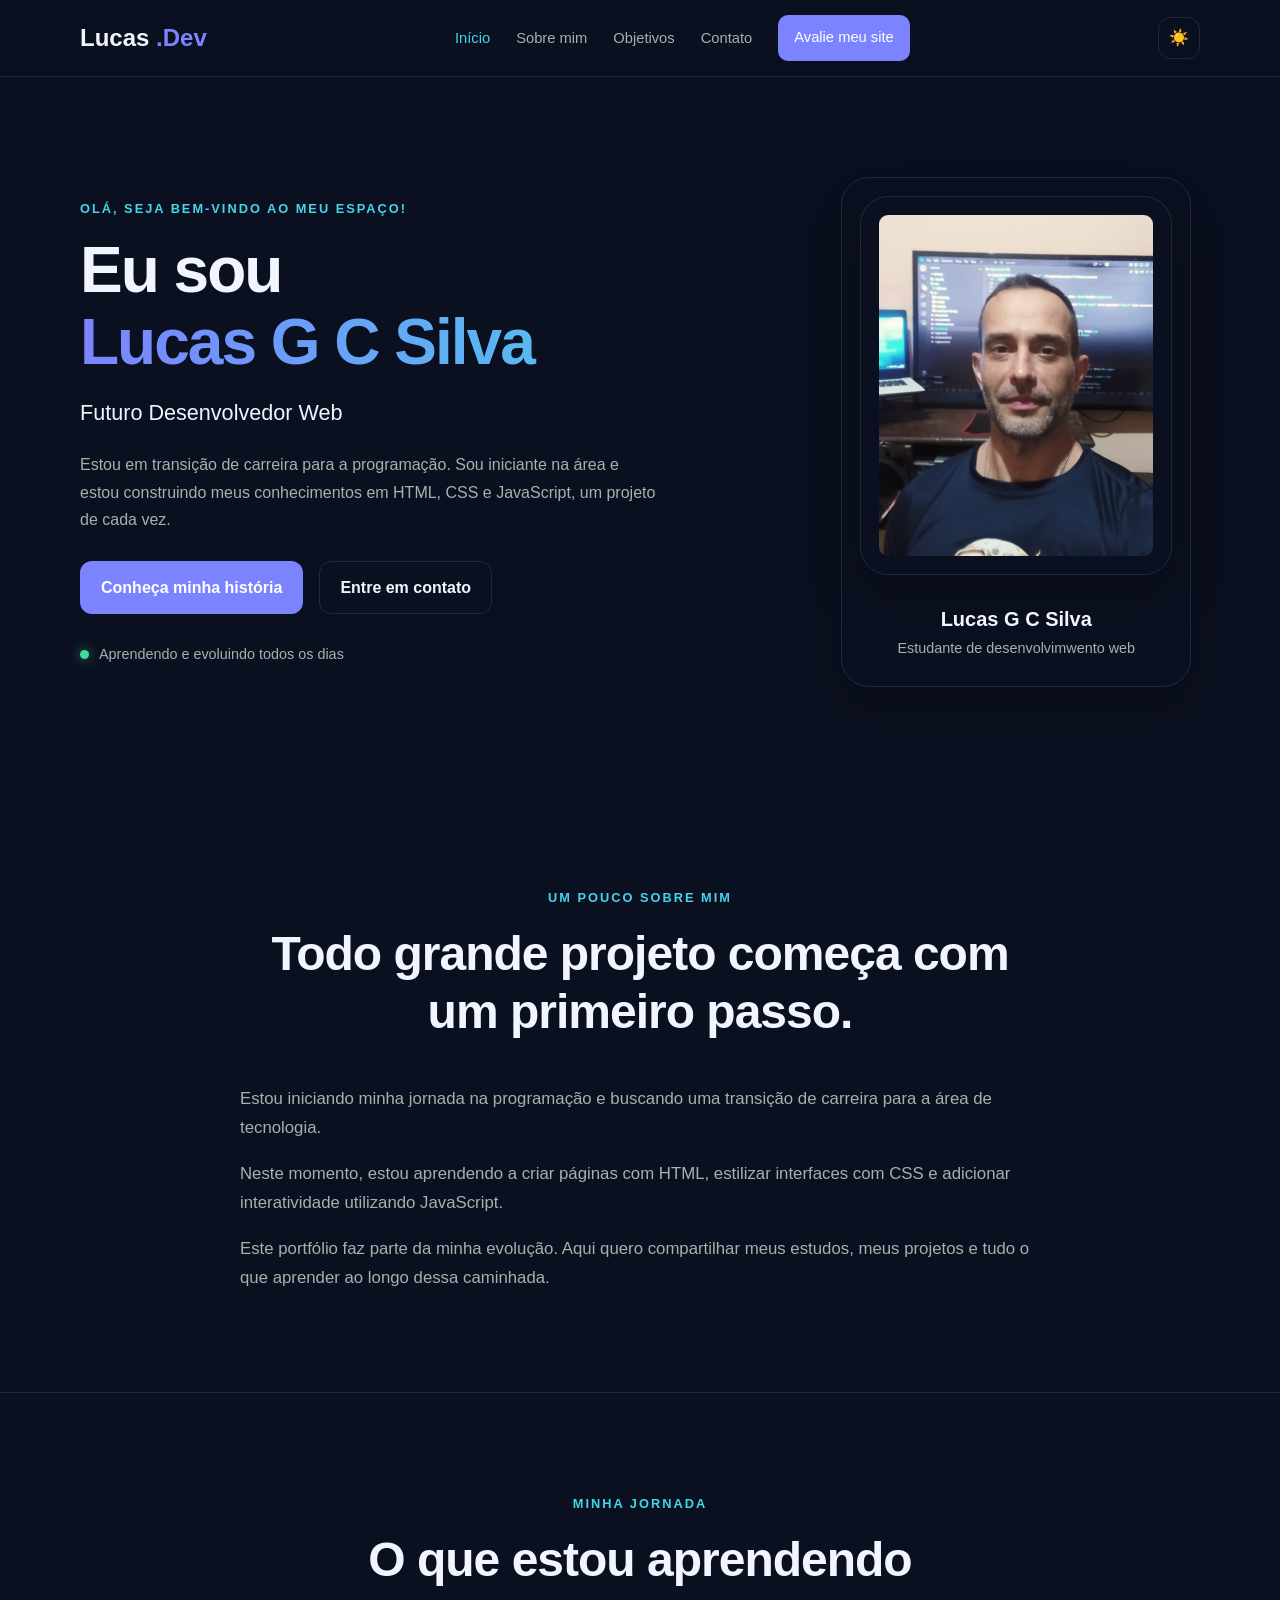
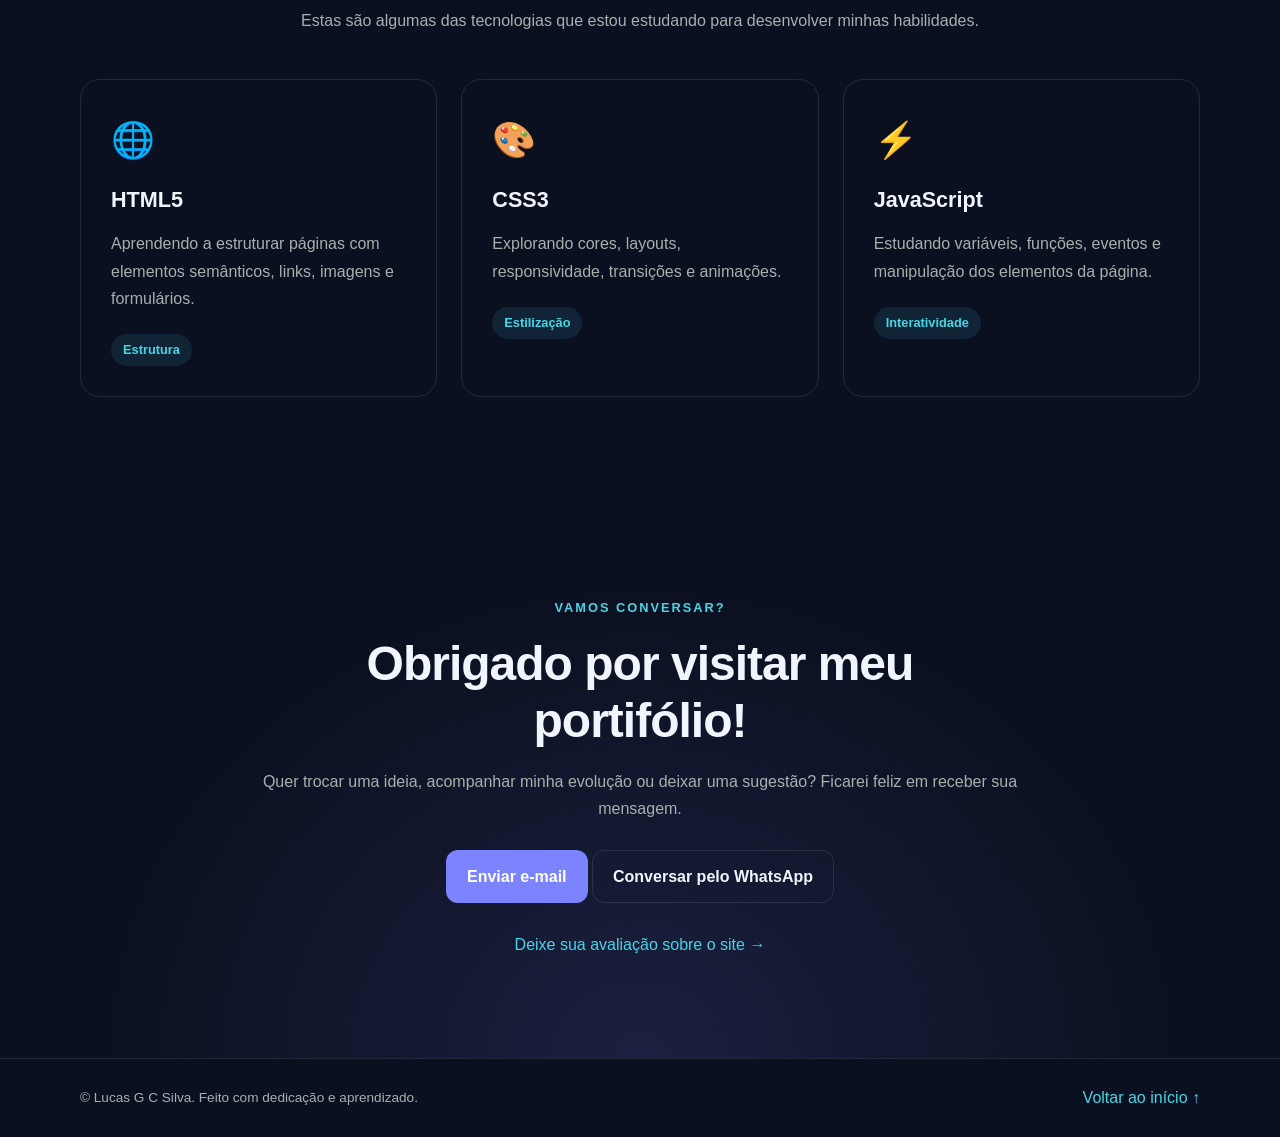
<file: index.html>
<!DOCTYPE html>
<html lang="en">

<head>
    <meta charset="UTF-8">
    <meta name="viewport" content="width=device-width, initial-scale=1.0">
    <meta name="description"
        content="Conheça Lucas G C Silva, iniciante em programação e em transição de carreira para a tecnologia."">
    <title>Lucas g C Silva | Meu Portifólio</title>
    <link rel=" stylesheet" href="./CSS/style.css">
</head>

<body>

    <header class="header">

        <nav class="barr-nav container" aria-label="Menu principal">

            <a href="#inicio" class="logo">Lucas <Span>.Dev</Span></a>

            <button class="botao-nav" aria-label="Abrir menu" aria-expanded="false" aria-controls="nav-links">☰</button>

            <ul class="nav-links" id="nav-links">

                <li><a href="#inicio">Início</a></li>
                <li><a href="#sobre">Sobre mim</a></li>
                <li><a href="#objetivos">Objetivos</a></li>
                <li><a href="#contato">Contato</a></li>
                <li><a href="./pesquisa.html" class="nav-pesquisa">Avalie meu site</a></li>

            </ul>

            <button class="alt-tema" type="button" aria-label="Ativar tema claro" title="Alternar tema">
                ☀️
            </button>

        </nav>
    </header>

    <main>

        <section class="section-um section" id="inicio">

            <div class="container div-conteudo">

                <div class="div-um classedivs">

                    <p class="sobre-mim"> OLÁ, SEJA BEM-VINDO AO MEU ESPAÇO!</p>

                    <h1>Eu sou <span>Lucas G C Silva</span></h1>

                    <h2>Futuro Desenvolvedor Web</h2>

                    <p class="p-descricao">Estou em transição de carreira para a programação.
                        Sou iniciante na área e estou construindo meus
                        conhecimentos em HTML, CSS e JavaScript,
                        um projeto de cada vez.</p>

                    <div class="div-botoes">
                        <a href="#sobre" class="botao botao-um">Conheça minha história</a>
                        <a href="#contato" class="botao botao-dois">Entre em contato</a>
                    </div>

                    <p class="status">
                        <span class="span-status"></span>
                        Aprendendo e evoluindo todos os dias
                    </p>
                </div>

                <figure class="foto-perfil classedivs">

                    <div class=imagem-perfil">
                        <img src="./assets/profile-.jpeg" alt="Foto de Lucas G C Silva" class="foto-perfil">
                    </div>

                    <figcaption>
                        <h3>Lucas G C Silva</h3>
                        <p>Estudante de desenvolvimwento web</p>
                    </figcaption>
                </figure>
            </div>
        </section>

        <section class="section section-sobre" id="sobre">

            <div class="container">

                <div class="div-sobre classedivs">

                    <p class="sobre-mim">UM POUCO SOBRE MIM</p>

                    <h2>Todo grande projeto começa com um primeiro passo.</h2>
                </div>

                <div class="div-sobre-dois classedivs">

                    <p>Estou iniciando minha jornada na programação
                        e buscando uma transição de carreira para a área
                        de tecnologia.
                    </p>

                    <p>Neste momento, estou aprendendo a criar páginas
                        com HTML, estilizar interfaces com CSS e adicionar
                        interatividade utilizando JavaScript.</p>

                    <p> Este portfólio faz parte da minha evolução.
                        Aqui quero compartilhar meus estudos, meus projetos
                        e tudo o que aprender ao longo dessa caminhada.
                    </p>

                </div>
            </div>
        </section>

        <section class="section habilidade" id="objetivos">
            <div class="container">

                <div class="div-sobre classedivs">
                    <p class="sobre-mim">MINHA JORNADA</p>
                    <h2>O que estou aprendendo</h2>
                    <p>Estas são algumas das tecnologias que estou
                        estudando para desenvolver minhas habilidades.</p>
                </div>

                <div class="grade-habilidade">

                    <article class="habilidade-cartao classedivs">
                        <span class="habilidade-icone" aria-hidden="true">🌐</span>
                        <h3>HTML5</h3>
                        <P>Aprendendo a estruturar páginas com elementos
                            semânticos, links, imagens e formulários.</P>
                        <span class="habilidade-rotulo">Estrutura</span>
                    </article>

                    <article class="habilidade-cartao classedivs">
                        <span class="habilidade-icone" aria-hidden="true">🎨</span>
                        <h3>CSS3</h3>
                        <p>Explorando cores, layouts, responsividade,
                            transições e animações.</p>
                        <span class="habilidade-rotulo">Estilização</span>
                    </article>

                    <article class="habilidade-cartao classedivs">
                        <span class="habilidade-icone" aria-hidden="true">⚡</span>
                        <h3>JavaScript</h3>
                        <p>Estudando variáveis, funções, eventos e
                            manipulação dos elementos da página.</p>
                        <span class="habilidade-rotulo">Interatividade</span>
                    </article>
                </div>
            </div>
        </section>

        <section class="section contatos" id="contato">

            <div class="container contato-conteudo classedivs">

                <p class="sobre-mim">VAMOS CONVERSAR?</p>
                <H2>Obrigado por visitar meu portifólio!</H2>
                <p>Quer trocar uma ideia, acompanhar minha evolução
                    ou deixar uma sugestão? Ficarei feliz em receber
                    sua mensagem.
                </p>

                <div class="botoes-contato">
                    <a href="mailto:lucasgcs@yahoo.com" class="botao botao-um">Enviar e-mail</a>
                    <a href="https://wa.me/5531990886038" class="botao botao-dois" target="_blank"
                        rel="noopener noreferrer">Conversar pelo WhatsApp</a>
                </div>

                <a href="./pesquisa.html" class="feedback-link"> Deixe sua avaliação sobre o site →</a>
            </div>
        </section>
    </main>

    <footer class="footer" id="fim">
        <div class="container conteudo-footer">
            <p>
                &copy; <span id="span-footer"></span>
                Lucas G C Silva. Feito com dedicação e aprendizado.
            </p>
            <a href="#inicio" class="voltar-ao-topo">Voltar ao início ↑</a>
        </div>
    </footer>

    <script src="./JS/script.js"></script>
</body>

</html>
</file>
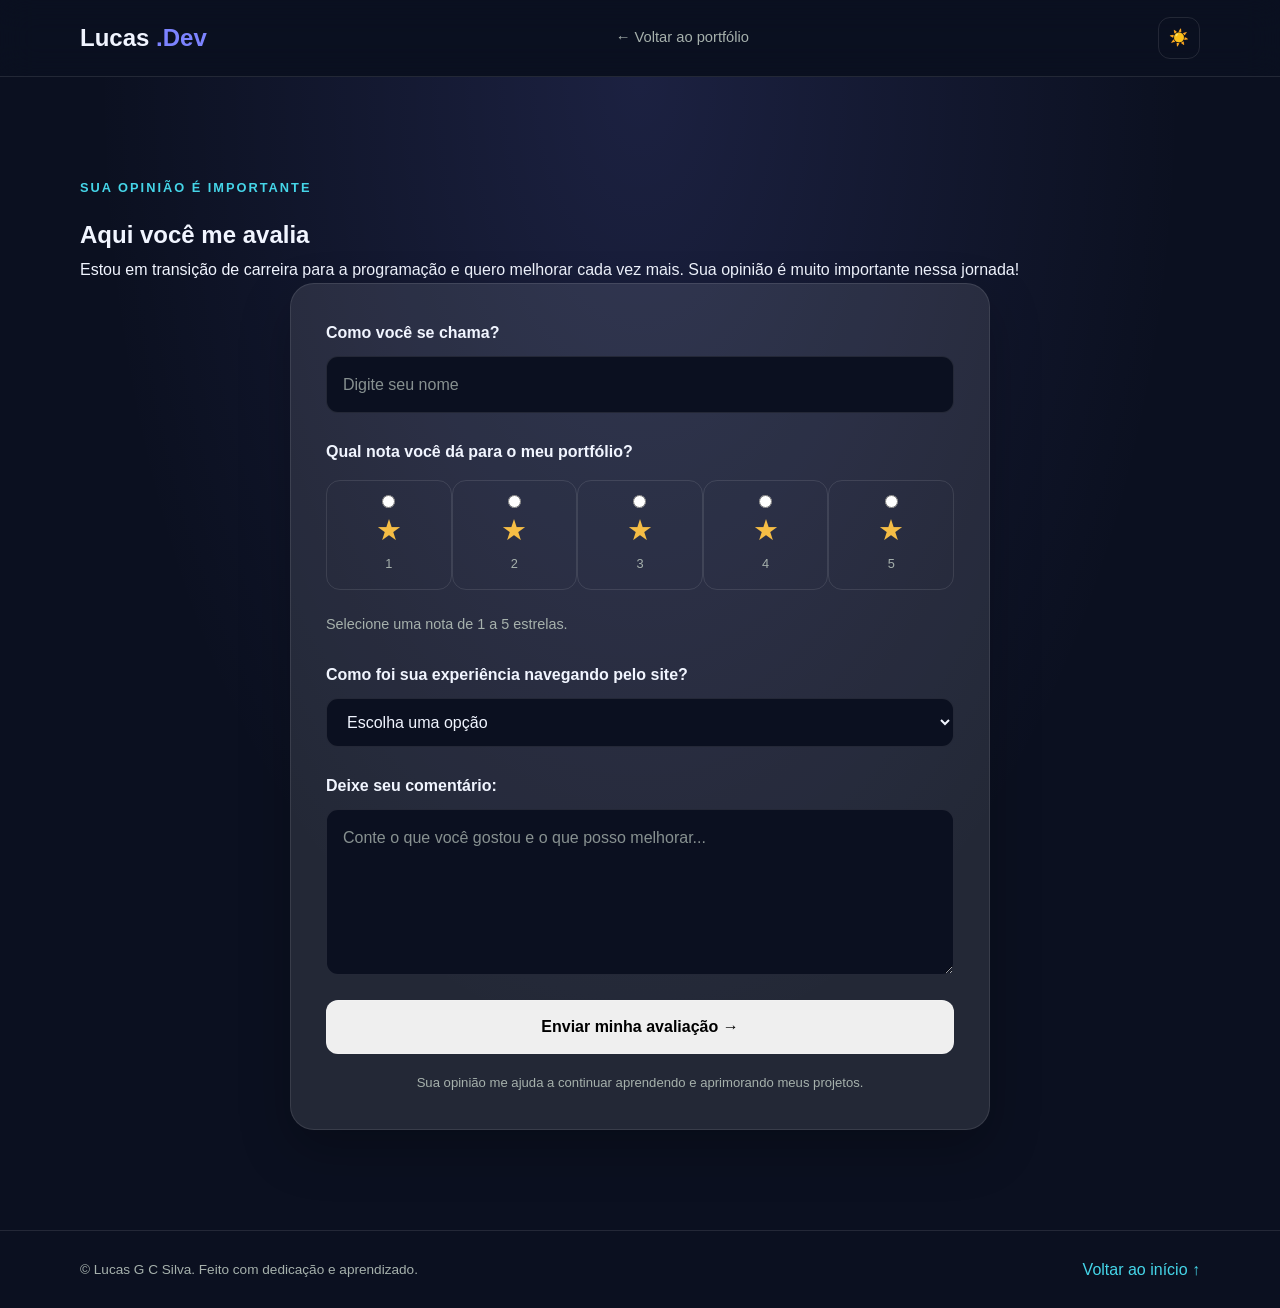
<file: pesquisa.html>
<!DOCTYPE html>
<html lang="pt-BR">

<head>
    <meta charset="UTF-8">
    <meta name="viewport" content="width=device-width, initial-scale=1.0">
    <meta name="description" content="Avalie o portfólio de Lucas G C Silva e compartilhe sua opinião.">
    <link rel="stylesheet" href="./CSS/style.css">
    <title>Avalie meu portfólio | Lucas .dev</title>

<body>

    <header class="header">
        <nav class="barr-nav container" aria-label="Menu principal">
            <a href="./index.html" class="logo">Lucas <span>.Dev</span></a>
            <a href="./index.html" class="voltar-link">← Voltar ao portfólio</a>

            <button class="alt-tema" type="button" aria-label="Ativar tema claro" title="Alternar tema">☀️</button>
        </nav>
    </header>

    <main>
        
        <section class="section enquete-section">

            <div class="container">
                <div class="div-um-pesquisa classedivs">
                    <p class="sobre-mim">SUA OPINIÃO É IMPORTANTE</p>
                    <h1>Aqui você me avalia</h1>
                    <p>Estou em transição de carreira para a programação
                        e quero melhorar cada vez mais.
                        Sua opinião é muito importante nessa jornada!</p>
                </div>


                <form class="form-enquete classedivs">
                    <div class="form-grupo">
                        <label for="nome">Como você se chama?</label>
                        <input type="text" id="nome" name="nome" placeholder="Digite seu nome" maxlength="80"
                            autocomplete="name" required>
                    </div>

                    <fieldset class="form-grupo avaliacao-grupo">
                        <legend>Qual nota você dá para o meu portfólio?</legend>
                        <div class="opcoes-avaliacao">
                            <label>
                                <input type="radio" name="nota" value="1" required>
                                <span>★</span>
                                <small>1</small>
                            </label>
                            <label>
                                <input type="radio" name="nota" value="2">
                                <span>★</span>
                                <small>2</small>
                            </label>
                            <label>
                                <input type="radio" name="nota" value="3">
                                <span>★</span>
                                <small>3</small>
                            </label>
                            <label>
                                <input type="radio" name="nota" value="4">
                                <span>★</span>
                                <small>4</small>
                            </label>
                            <label>
                                <input type="radio" name="nota" value="5">
                                <span>★</span>
                                <small>5</small>
                            </label>
                        </div>
                        <p class="avaliacao-descricao" id="avaliacao-descricao">Selecione uma nota de 1 a 5 estrelas.
                        </p>
                    </fieldset>

                    <div class="form-grupo">
                        <label for="experiencia">Como foi sua experiência navegando pelo site?</label>
                        <select id="experiencia" name="experiencia" required>
                            <option value="">Escolha uma opção</option>
                            <option value="excelente">Excelente</option>
                            <option value="boa">Boa</option>
                            <option value="regular">Regular</option>
                            <option value="ruim">Ruim</option>'
                        </select>
                    </div>

                    <div class="form-grupo">
                        <label for="comentario">Deixe seu comentário:</label>
                        <textarea id="comentario" name="comentario" rows="5" maxlength="1000"
                            placeholder="Conte o que você gostou e o que posso melhorar..."></textarea>
                    </div>

                    <button type="submit" class="botao primeiro-botao botao-enviar">Enviar minha avaliação →</button>
                    <p class="form-nota">Sua opinião me ajuda a continuar aprendendo
                        e aprimorando meus projetos.</p>

                    <div id="enquete-sucesso" class="sucesso-menssagem" role="status" aria-live="polite" hidden></div>
                </form>
            </div>
        </section>
    </main>

    <footer class="footer">
        <div class="container conteudo-footer">
            <p>
                &copy; <span id="span-footer"></span>
                Lucas G C Silva. Feito com dedicação e aprendizado.
            </p>
            <a href="./index.html" class="voltar-ao-topo"> Voltar ao início ↑</a>   
        </div>
    </footer>

    <script src="./JS/script.js"></script>
</body>

</html>
</file>
<file: CSS/style.css>
:root {
    --bg: #0b1020;
    --surface: #131b30 
    --surface-hover: #1a2540;
    --text: #f1f5ff;
    --muted: #a6b1ac;
    --primary: #7c83ff;
    --secondary: #45d5e8;
    --border: rgba(255, 255, 255, 0.1);
    --header-bg: rgba(11, 16, 32, 0.88);
    --shadow: 0 20px 50px rgba(0, 0, 0, 0.25);
}

* {
    margin: 0;
    padding: 0;
    box-sizing: border-box;
}

html {
    scroll-behavior: smooth;
    scroll-padding-top: 90px;
}

body {
    font-family: Arial, Helvetica, sans-serif;
    background: var(--bg);
    color: var(--text);
    line-height: 1.7;
    transition: background 0.3s ease, color 0.3s ease;
}

body.light-theme {
    --bg: #f4f6ff;
    --surface: #ffffff;
    --surface-hover: #e9edff;
    --text: #18213b;
    --muted: #596681;
    --primary: #555de0;
    --border: rgba(20, 30, 60, 0.12);
    --header-bg: rgba(244, 246, 255, 0.92);
    --shadow: 0 20px 50px rgba(30, 40, 80, 0.1);
}

a {
    color: inherit;
    text-decoration: none;
}

button,
a {
    -webkit-tap-highlight-color: transparent;
}

button {
    font: inherit;
}

button:focus-visible,
a:focus-visible,
input:focus-visible,
textarea:focus-visible {
    outline: 3px solid var(--secondary);
    outline-offset: 4px;
}

.container {
    width: min(1120px, 90%);
    margin: 0 auto;
}

section {
    padding: 100px 0;
}

.sobre-mim {
    color: var(--secondary);
    font-size: 0.8rem;
    font-weight: 700;
    letter-spacing: 2px;
    margin-bottom: 16px;
}

.header {
    position: sticky;
    top: 0;
    z-index: 100;
    background: var(--header-bg);
    border-bottom: 1px solid var(--border);
    backdrop-filter: blur(16px);
}

.barr-nav {
    min-height: 76px;
    display: flex;
    align-items: center;
    justify-content: space-between;
    gap: 20px;
}

.logo {
    font-size: 1.5rem;
    font-weight: 800;
    white-space: nowrap;
}

.logo span {
    color: var(--primary);
}

.nav-links {
    display: flex;
    align-items: center;
    gap: 26px;
    list-style: none;
}

.nav-links a {
    color: var(--muted);
    font-size: 0.92rem;
    transition: color 0.3s ease;
}

.nav-links a:hover,
.nav-links a.active {
    color: var(--secondary);
}

.nav-links .nav-pesquisa {
    display: inline-block;
    color: white;
    background: var(--primary);
    padding: 10px 16px;
    border-radius: 10px;
}

.nav-links .nav-pesquisa:hover {
    color: white;
    transform: translateY(-2px);
}

.botao-nav,
.alt-tema {
    width: 42px;
    height: 42px;
    border: 1px solid var(--border);
    border-radius: 12px;
    background: var(--surface);
    color: var(--text);
    cursor: pointer;
    transition: transform 0.3s ease, background 0.3s ease, color 0.2s ease;
}

.botao-nav {
    display: none;
    font-size: 1.3rem;
}

.alt-tema:hover,
.botao-nav:hover {
    transform: translateY(-2px);
}

.section-um {
    min-height: 650px;
    display: flex;
    align-items: center;
    position: relative;
    overflow: hidden;
    background: radial-gradient(ellipse at 85% 25% egba(124, 131, 255, 0.17), transparent 40%);
}

.div-conteudo {
    display: grid;
    grid-template-columns: 1.3fr 0.7fr;
    align-items: center;
    gap: 70px;
}

.section-um h1 {
    font-size: clamp(2.5rem, 5vw, 4.5rem);
    line-height: 1.12;
    margin-bottom: 16px;
    letter-spacing: -2px;
}

.section-um h1 span {
    display: block;
    background: fixed linear-gradient(100deg, var(--primary), var(--secondary));
    background-clip: text;
    -webkit-background-clip: text;
    color: transparent;
}

.section-um h2 {
    font-size: 1.35rem;
    font-weight: 500;
    margin-bottom: 20px;
}

.p-descricao {
    max-width: 580px;
    color: var(--muted);
    margin-bottom: 28px;
}

.div-botoes, .boteoes-contato {
    display: flex;
    flex-wrap: wrap;
    gap: 16px;
} 

.botao {
    display: inline-flex;
    align-items: center;
    justify-content: center;
    min-height: 48px;
    padding: 12px 20px;
    border: 1px solid var(--border);
    border-radius: 12px;
    font-weight: 700;
    transition: transform 0.25s ease, background 0.25s ease, box-shadow 0.25s ease;
}

.botao:hover {
    transform: translateY(-4px);
    box-shadow: var(--shadow);
}

.botao-um {
    background: var(--primary);
    border-color: transparent;
    color: white;
}

.botao-um:hover {
    background: #696ff0;
} 

.botao-dois {
    background: var(--surface);
    color: var(--text);
}

.botao-dois:hover {
    background: var(--surface-hover);
}

.status {
    display: flex;
    align-items: center;
    gap: 10px;
    color: var(--muted);
    margin-top: 28px;
    font-size: 0.9rem;
}

.span-status {
    width: 09px;
    height: 09px;
    flex-shrink: 0;
    border-radius: 50%;
    background: #42d99b;
    box-shadow: 0 0 12px rgba(66, 217, 155, 0.6);;
}

.foto-perfil {
    width: min(100%, 350px);
    justify-self: center;
    padding: 18px;
    border: 1px solid var(--border);
    border-radius: 28px;
    background: var(--surface);
    box-shadow: var(--shadow);
    text-align: center;
    transition: transform 0.35s ease;
}

.foto-perfil:hover {
    transform: translateY(-8px);
    rotate: 1deg;
}

.imagem-perfil {
    overflow: hidden;
    border-radius: 20px;
    background: var(--surface-hover);
    display: block;
    width: 100%;
    height: 360px;
    object-fit: cover;
    object-position: center;
    transition: transform 0.5s ease;
}

.foto-perfil:hover .imagem-perfil {
    transform: scale(1.04);
}

.foto-perfil figcaption {
    padding: 18px 8px 8px;
}

.foto-perfil h3 {
    font-size: 1.25rem;
}

.foto-perfil figcaption p {
    font-size: 0.9rem;
    color: var(--muted);
 
}

.div-sobre {
    max-width: 750px;
    margin: 0 auto 45px;
    text-align: center;
}

.div-sobre h2, .contato-conteudo h2 {
    font-size: clamp(2rem, 4vw, 3rem);
    line-height: 1.2;
    margin-bottom: 18px;
    letter-spacing: -1px;
}

.div-sobre > p:last-child {
    color: var(--muted);
}


.section-sobre {
    background: var(--surface);
    border-top: 1 px solid var(--border);
    border-bottom: 1px solid var(--border);
}


.div-sobre-dois {
    max-width: 800px;
    margin: 0 auto;
}

.div-sobre-dois p {
    color: var(--muted);
    margin-bottom: 18px;
    font-size: 1.05rem;
}

.div-sobre-dois p:last-child {
    margin-bottom: 0;
}

.grade-habilidade {
    display: grid;
    grid-template-columns: repeat(3, minmax(0, 1fr));
    gap: 24px;
}

.habilidade-cartao {
    padding: 30px;
    border: 1px solid var(--border);
    border-radius: 20px;
    background: var(--surface);
    transition: transform 0.3s ease, border-color 0.3s ease, box-shadow 0.3s ease;
}

.habilidade-cartao:hover {
    transform: translateY(-8px);
    border-color: var(--primary);
    box-shadow: var(--surface-hover);
}

.habilidade-icone {
    display: inline-block;
    font-size: 2.2rem;
    margin-bottom: 12px;
}

habilidade-cartao p {
    color: var(--muted);
    margin-bottom: 22px;
}

.habilidade-cartao h3 {
    font-size: 1.35rem;
    margin-bottom: 12px;
}

.habilidade-cartao p {
    color: var(--muted);
    margin-bottom: 22px;
}

.habilidade-rotulo {
    display: inline-block;
    padding: 5px 12px;
    border-radius: 20px;
    color: var(--secondary);
    background: rgba(69, 213, 232, 0.1);
    font-size: 0.8rem;
    font-weight: 700;
}

.contatos {
    background: radial-gradient(ellipse at 50% 100%, rgba(124, 131, 255, 0.14), transparent 60%);
}

.contato-conteudo {
    max-width: 760px;
    margin: 0 auto;
    text-align: center;
}

.contato-conteudo > p:not(.sobre-mim) {
    color: var(--muted);
    margin-bottom: 28px;
}

.botoes-contato {
    color: var(--primary);
}

.feedback-link {
    display: inline-flex;
    margin-top: 28px;
    color: var(--secondary);
    transition: color 0.2s ease;
}

.feedback-link:hover {
    color: var(--primary);
}

.footer {
   padding: 25px 0;
   border-top: 1px solid var(--border);
   background: var(--surface);
}

.conteudo-footer {
    display: flex;
    justify-content: space-between;
    align-items: center;
    gap: 20px;
}

.footer p {
    color: var(--muted);
    font-size: 0.85rem;
}

.voltar-ao-topo {
    color: var(--secondary);
    white-space: nowrap;
}

.classedivs {
    opacity: 0;
    transform: translateY(25px);
    transition: opacity 0.7s ease, transform 0.7s ease;
}

.classedivs.visible {
    opacity: 1;
    transform: translateY(0);
}


@media (max-width: 900px) {
    .div-conteudo {
        grid-template-columns: 1fr 0.8fr;
        gap: 30px;
    }

    .section-um h1 {
        font-size: clamp(2.3rem, 5vw, 3.5rem);
    }

    .nav-links {
        gap: 14px;
    }

    .nav-links a {
        font-size: 0.85rem;
    }

    .grade-habilidade {
        gap: 16px;
    }

    .habilidade-cartao {
        padding: 22px;
    }
}

@media (max-width: 700px) {
    .section {
        padding: 75px 0;
    }

    .barr-nav {
        min-height: 70px;
        position: relative;
    }

    .botao-nav {
        display: inline-flex;
        align-items: center;
        justify-content: center;
        margin-left: auto;
    }

    .nav-links {
        display: none;
        position: absolute;
        top: calc(100% + 1px);
        left: 0;
        right: 0;
        flex-direction: column;
        align-items: stretch;
        gap: 6px;
        padding: 18px;
        background: var(--surface);
        border: 1px solid var(--border);
        border-radius: 0 0 16px 16px;
        box-shadow: var(--shadow);
    }

    .nav-links.open {
        display: flex;
    }

    .nav-links a {
        display: block;
        padding: 10px;
        font-size: 0.95rem;
    }

    .nav-links .nav-pesquisa {
        text-align: center;
    }

    .section-um {
        min-height: auto;
    }

    .div-conteudo {
        grid-template-columns: 1fr;
        gap: 45px;
    }

    .div-um {
        text-align: center;
    }

    .p-descricao {
        margin-left: auto;
        margin-right: auto;
    }    

    .div-botoes, .botoes-contato {
        justify-content: center;
    }

    .status {
        justify-content: center;
    }

    .foto-perfil {
        width: min(100%, 330px);
    }

    .imagem-perfil {
        height: 320px;
    }

    .grade-habilidade {
        grid-template-columns: 1fr;
    }

    .habilidade-cartao {
        padding: 26px;
    }

    .conteudo-footer {
        flex-direction: column;
        text-align: center;
    }
}

@media (prefers-reduced-motion: reduce) {
    html {
        scroll-behavior: auto;
    }
    *,
    *::before,
    *::after {
        animation-duration: 0.01ms !important;
        animation-iteration-count: 1 !important;
        transition-duration: 0.01ms !important;
    }
    .classedivs {
        opacity: 1;
        transform: none;
    }
}

.enquete-section {
    min-height: calc(100vh - 150px);
    background: radial-gradient( ellipse at 50% 0%, rgba(124, 131, 255, 0.15), transparent 60%);
}

.voltar-link {
    color: var(--muted);
    font-size: 0.92rem;
    transition: color 0.3s ease, transform 0.3s ease;
}

.voltar-link:hover {
    color: var(--secondary);
    transform: translateY(-3px);
}

.form-enquete {
    width: min(100%, 700px);
    margin: 0 auto;
    padding: 35px;
    background: var(--border);
    border: 1px solid var(--border);
    border-radius: 24px;
    box-shadow: var(--shadow);
}

.form-grupo {
    display: flex;
    flex-direction: column;
    gap: 10px;
    margin-bottom: 25px;
    min-width: 0;
}

.form-grupo > label, .avaliacao-grupo legend {
    color: var(--text);
    font-weight: 700;
}
.form-grupo input[type="text"],
.form-grupo select,
.form-grupo textarea {
    width: 100%;
    padding: 14px 16px;
    color: var(--text);
    background: var(--bg);
    border: 1px solid var(--border);
    border-radius: 12px;
    font: inherit;
    transition: border-color 0.3s ease, box-shadow 0.3s ease;
}

.form-grupo input::placeholder,
.form-grupo textarea::placeholder {
    color: var(--muted);
    opacity: 0.8;
}

.form-grupo input:focus,
.form-grupo select:focus,
.form-grupo textarea:focus {
    border-color: var(--primary);
    box-shadow: 0 0 0 3px rgba(124, 131, 255, 0.12);
    outline: none;
}

.form-grupo textarea {
    min-height: 130px;
    resize: vertical;
}

.form-grupo select {
    cursor: pointer;
}

.avaliacao-grupo {
    padding: 0;
    border: none;
}

.avaliacao-grupo legend {
    margin-bottom: 15px;
}

.opcoes-avaliacao {
    display: grid;
    grid-template-columns: repeat(5, minmax(0, 1fr));
}

.opcoes-avaliacao label {
    display: flex;
    flex-direction: column;
    align-items: center;
    gap: 5px;
    padding: 14px 5px;
    border: 1px solid var(--border);
    border-radius: 14px;
    cursor: pointer;
    transition: background 0.25s ease, border-color 0.25s ease, transform 0.25s ease;
}

.opcoes-avaliacao label:hover {
    background: var(--surface-hover);
    border-color: var(--primary);
    transform: translateY(-3px);
}

.opcoes-avaliacao input {
    accent-color: var(--primary);
    cursor: pointer;
}

.opcoes-avaliacao label:has(input:checked) {
    background: var(--surface-hover);
    border-color: var(--primary);
    box-shadow: 0 0 18px rgba(124, 131, 255, 0.12);
}

.opcoes-avaliacao  span {
    color: #f5bd45;
    font-size: 1.8rem;
    line-height: 1.2;
}

.opcoes-avaliacao small {
    color: var(--muted);
    font-size: 0.8rem;
}

.avaliacao-descricao {
    color: var(--muted);
    font-size: 0.9rem;
    margin-top: 12px;
}

.botao-enviar {
    width: 100%;
    cursor: pointer;
}

.form-nota {
    color: var(--muted);
    font-size: 0.82rem;
    text-align: center;
    margin-top: 18px;
}

.sucesso-menssagem {
    display: none;
}

@media (max-width: 600px) {
    .form-enquete {
        padding: 24px 18px;
    }

    .barr-nav {
        gap: 12px;
    }

    .voltar-link {
        font-size: 0.8rem;
    }

    .opcoes-avaliacao {
        gap: 5px;
    }

    .opcoes-avaliacao label {
        padding: 12px 3px;
    }

    .opcoes-avaliacao span {
        font-size: 1.5rem;
    }
}
</file>
